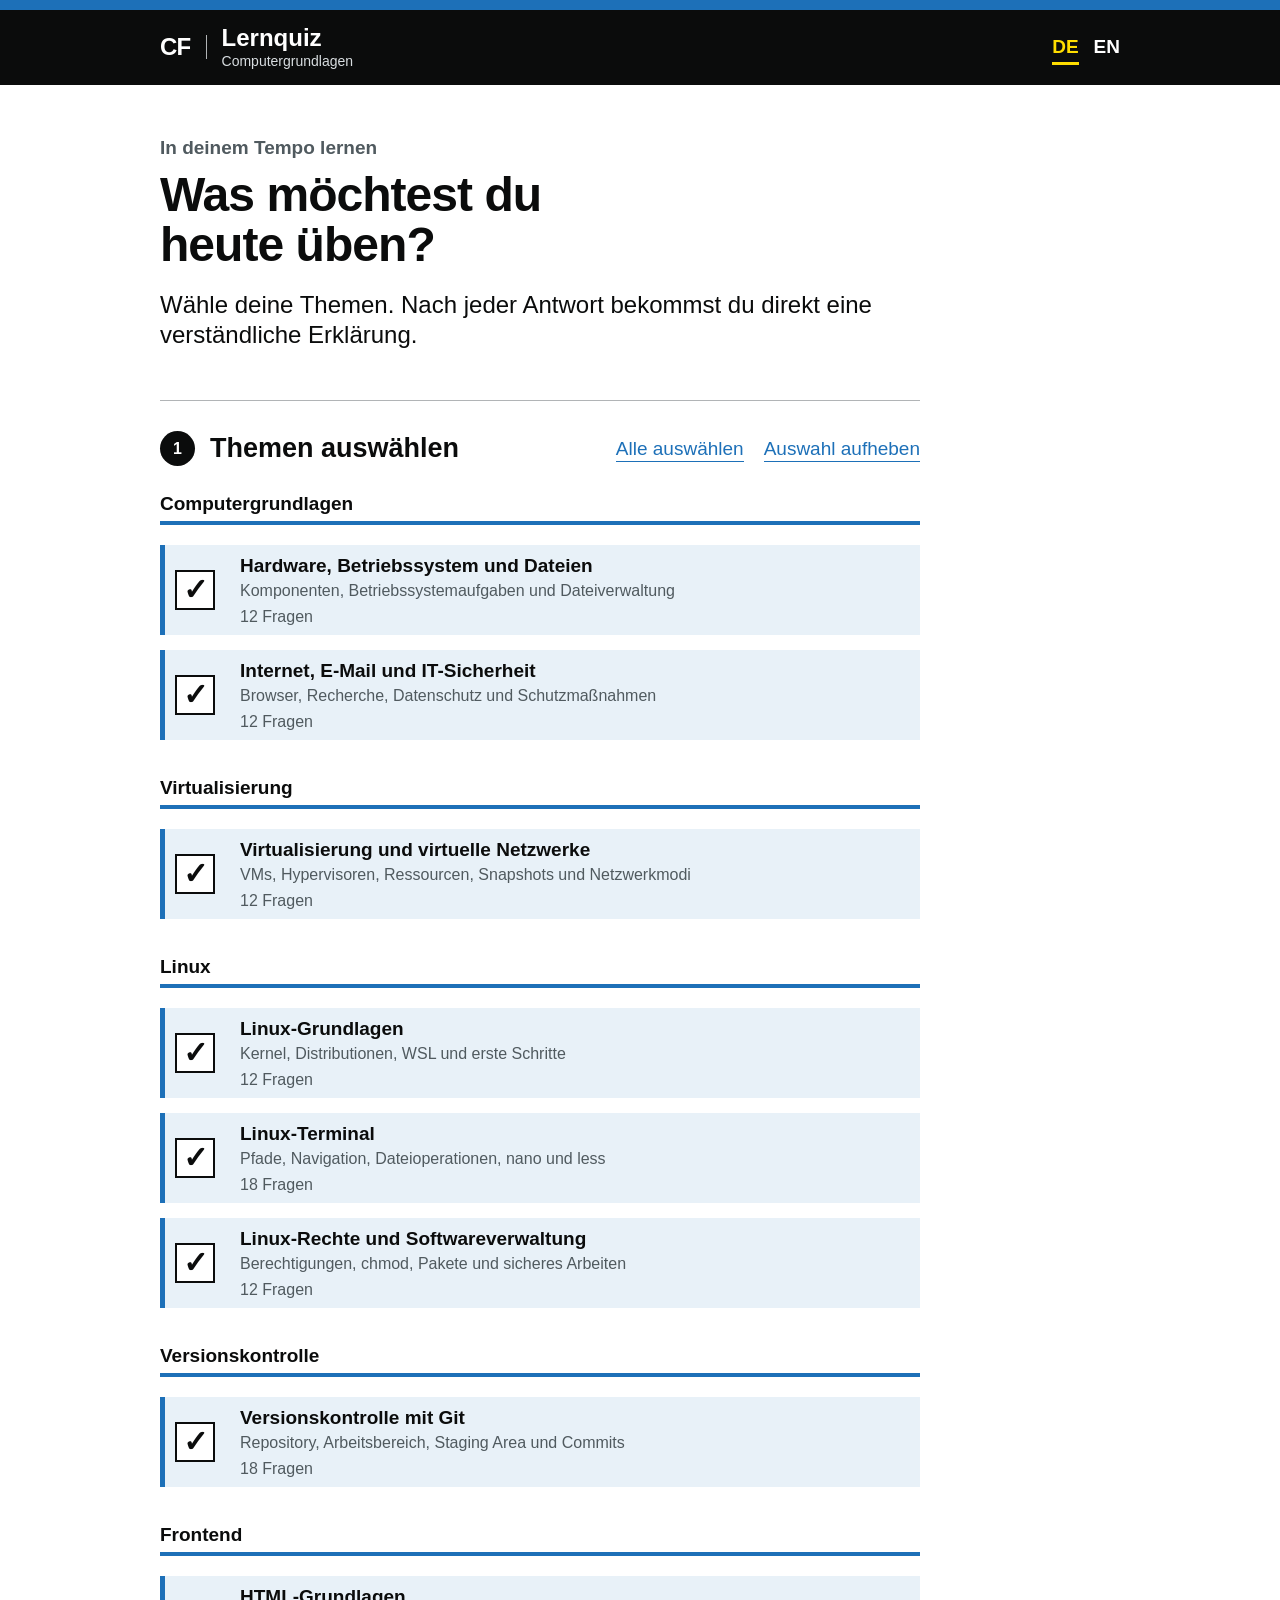
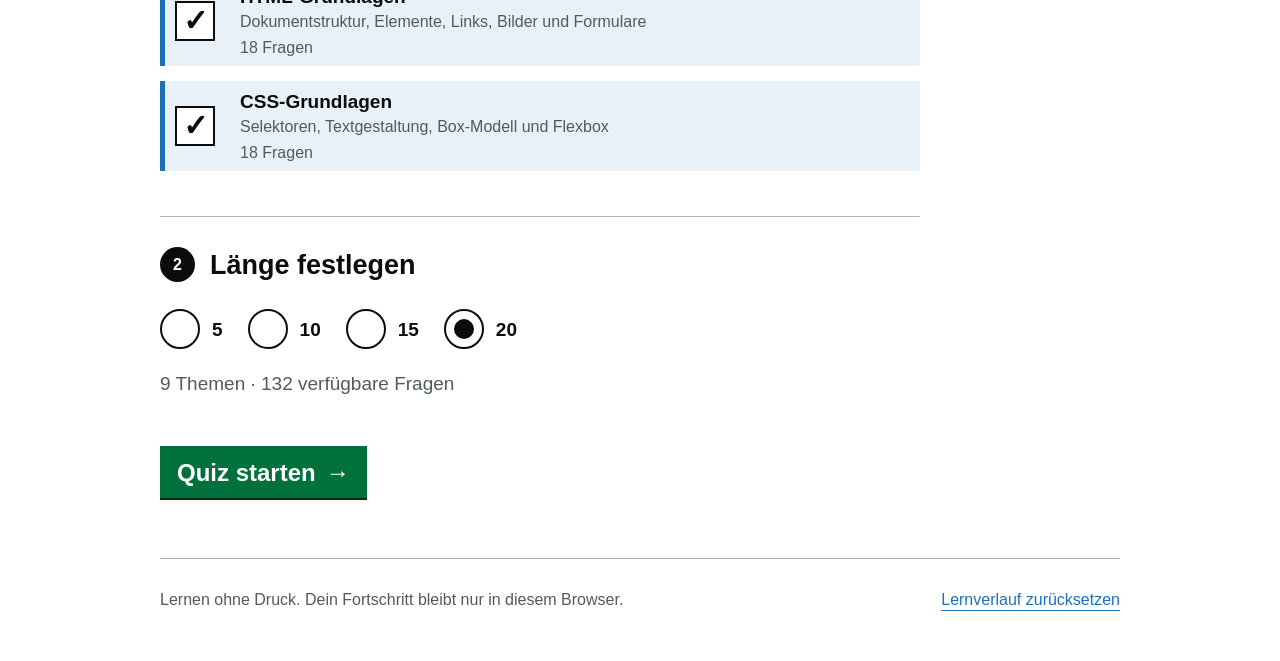
<file: index.html>
<!doctype html>
<html lang="de">
  <head>
    <meta charset="UTF-8" />
    <meta name="viewport" content="width=device-width, initial-scale=1.0" />
    <meta
      name="description"
      content="Ein zweisprachiges Lernquiz zu grundlegenden Computerthemen."
    />
    <title>Lernquiz – Computergrundlagen</title>
    <link rel="stylesheet" href="css/styles.css" />
    <script type="module" src="js/app.js"></script>
  </head>
  <body>
    <a class="skip-link" href="#main-content" data-i18n="skipLink">Zum Inhalt springen</a>

    <header class="site-header">
      <a class="brand" href="./" aria-label="Lernquiz Startseite">
        <span class="brand__mark" aria-hidden="true">CF</span>
        <span class="brand__copy">
          <strong data-i18n="brandTitle">Lernquiz</strong>
          <span data-i18n="brandSubtitle">Computergrundlagen</span>
        </span>
      </a>

      <div class="language-switch" role="group" aria-label="Language / Sprache">
        <button class="language-switch__button is-active" type="button" data-language="de" aria-pressed="true">DE</button>
        <button class="language-switch__button" type="button" data-language="en" aria-pressed="false">EN</button>
      </div>
    </header>

    <main id="main-content" tabindex="-1">
      <section id="setup-view" class="view setup-view" aria-labelledby="welcome-title">
        <div class="hero">
          <p class="eyebrow" data-i18n="eyebrow">In deinem Tempo lernen</p>
          <h1 id="welcome-title" data-i18n="welcomeTitle">Was möchtest du heute üben?</h1>
          <p class="hero__intro" data-i18n="welcomeText">
            Wähle deine Themen. Nach jeder Antwort bekommst du direkt eine verständliche Erklärung.
          </p>
        </div>

        <div id="load-error" class="notice notice--error" role="alert" hidden></div>

        <section class="setup-panel" aria-labelledby="topic-title">
          <div class="section-heading">
            <div>
              <span class="step-number" aria-hidden="true">1</span>
              <h2 id="topic-title" data-i18n="chooseTopics">Themen auswählen</h2>
            </div>
            <div class="selection-actions">
              <button class="text-button" id="select-all" type="button" data-i18n="selectAll">Alle auswählen</button>
              <button class="text-button" id="select-none" type="button" data-i18n="selectNone">Auswahl aufheben</button>
            </div>
          </div>

          <div id="topic-groups" class="topic-groups" aria-live="polite">
            <div class="loading-card" data-i18n="loadingTopics">Themen werden geladen …</div>
          </div>
        </section>

        <section class="setup-panel setup-panel--compact" aria-labelledby="amount-title">
          <div class="section-heading">
            <div>
              <span class="step-number" aria-hidden="true">2</span>
              <h2 id="amount-title" data-i18n="chooseAmount">Länge festlegen</h2>
            </div>
          </div>

          <fieldset class="amount-options" id="amount-options">
            <legend class="visually-hidden" data-i18n="questionCount">Anzahl der Fragen</legend>
            <label class="amount-option"><input type="radio" name="amount" value="5" /><span>5</span></label>
            <label class="amount-option"><input type="radio" name="amount" value="10" checked /><span>10</span></label>
            <label class="amount-option"><input type="radio" name="amount" value="15" /><span>15</span></label>
            <label class="amount-option"><input type="radio" name="amount" value="20" /><span>20</span></label>
          </fieldset>
          <p id="selection-summary" class="selection-summary" aria-live="polite"></p>
        </section>

        <button id="start-quiz" class="primary-button primary-button--large" type="button" disabled>
          <span data-i18n="startQuiz">Quiz starten</span>
          <span aria-hidden="true">→</span>
        </button>
      </section>

      <section id="quiz-view" class="view quiz-view" aria-labelledby="question-heading" hidden>
        <div class="quiz-toolbar">
          <button id="quit-quiz" class="icon-button" type="button">
            <span aria-hidden="true">←</span>
            <span data-i18n="backToTopics">Zur Themenauswahl</span>
          </button>
          <div class="progress-copy">
            <span id="progress-label"></span>
            <strong id="score-label"></strong>
          </div>
        </div>
        <div class="progress-track" aria-hidden="true"><span id="progress-bar"></span></div>

        <article class="question-card">
          <div class="question-meta">
            <span id="question-topic" class="topic-pill"></span>
            <span id="question-difficulty" class="difficulty-pill"></span>
          </div>
          <h1 id="question-heading"></h1>
          <div id="question-detail" class="question-detail" hidden>
            <p id="question-code-lead" class="question-code-lead" hidden></p>
            <div id="question-code-block" class="question-code-block" hidden>
              <div class="question-code-block__label" id="question-code-language"></div>
              <pre><code id="question-code-content"></code></pre>
            </div>
            <p id="question-prompt" class="question-prompt"></p>
          </div>
          <p id="question-instruction" class="question-instruction"></p>

          <section id="terminal-panel" class="terminal-panel" hidden>
            <div class="terminal-window">
              <div class="terminal-window__bar" aria-hidden="true">
                <span></span><span></span><span></span>
                <strong>learning-terminal</strong>
              </div>
              <div id="terminal-output" class="terminal-output" role="log" aria-live="polite"></div>
              <form id="terminal-form" class="terminal-command-form" autocomplete="off">
                <label class="visually-hidden" for="terminal-input" data-i18n="terminalInputLabel">Terminalbefehl</label>
                <span id="terminal-prompt" class="terminal-prompt" aria-hidden="true"></span>
                <input id="terminal-input" class="terminal-input" type="text" spellcheck="false" autocapitalize="none" maxlength="500" />
              </form>
            </div>
            <div class="terminal-actions">
              <button id="terminal-hint" class="secondary-button" type="button" data-i18n="showHint">Hinweis anzeigen</button>
              <button id="terminal-reset" class="text-button" type="button" data-i18n="resetTerminal">Terminal zurücksetzen</button>
              <button id="terminal-solution" class="text-button terminal-solution-button" type="button" data-i18n="showSolution">Lösung anzeigen</button>
            </div>
            <div id="terminal-hints" class="terminal-hints" aria-live="polite" hidden></div>
            <p class="terminal-solution-note" data-i18n="solutionNote">Wenn du die Lösung anzeigst, wird die Aufgabe als nicht gelöst gewertet.</p>
          </section>

          <section id="code-panel" class="code-panel" hidden>
            <div class="code-window">
              <div class="code-window__bar" aria-hidden="true">
                <span></span><span></span><span></span>
                <strong id="code-language"></strong>
              </div>
              <div class="code-editor">
                <pre id="code-prefix" class="code-context"></pre>
                <form id="code-form" autocomplete="off">
                  <label class="visually-hidden" for="code-input" data-i18n="codeInputLabel">Fehlenden Code eingeben</label>
                  <textarea id="code-input" class="code-input" rows="3" spellcheck="false" autocapitalize="none" maxlength="2000"></textarea>
                  <p id="code-error" class="code-error" role="alert" hidden></p>
                  <button id="code-submit" class="primary-button" type="submit" data-i18n="checkCode">Code prüfen</button>
                </form>
                <pre id="code-suffix" class="code-context"></pre>
              </div>
            </div>
            <div class="code-actions">
              <button id="code-hint" class="secondary-button" type="button" data-i18n="showHint">Hinweis anzeigen</button>
              <button id="code-reset" class="text-button" type="button" data-i18n="resetCode">Code zurücksetzen</button>
              <button id="code-solution" class="text-button code-solution-button" type="button" data-i18n="showSolution">Lösung anzeigen</button>
            </div>
            <div id="code-hints" class="terminal-hints" aria-live="polite" hidden></div>
            <p class="terminal-solution-note" data-i18n="solutionNote">Wenn du die Lösung anzeigst, wird die Aufgabe als nicht gelöst gewertet.</p>
          </section>

          <form id="answer-form">
            <fieldset id="answer-options" class="answer-options">
              <legend class="visually-hidden" data-i18n="answersLegend">Antwortmöglichkeiten</legend>
            </fieldset>
            <p id="answer-error" class="inline-error" role="alert" hidden></p>
            <button id="submit-answer" class="primary-button" type="submit" data-i18n="submitAnswer">Antwort abgeben</button>
          </form>

          <section id="feedback" class="feedback" tabindex="-1" aria-live="polite" hidden>
            <div class="feedback__heading">
              <span id="feedback-icon" class="feedback__icon" aria-hidden="true"></span>
              <h2 id="feedback-title"></h2>
            </div>
            <p id="feedback-explanation"></p>
            <pre id="feedback-solution" class="feedback-solution" hidden></pre>
            <button id="next-question" class="primary-button" type="button"></button>
          </section>
        </article>
      </section>

      <section id="results-view" class="view results-view" aria-labelledby="results-title" hidden>
        <div class="result-card">
          <div class="result-panel">
            <p class="eyebrow" data-i18n="finished">Durchgang beendet</p>
            <h1 id="results-title" data-i18n="resultsTitle">Gut geübt!</h1>
            <div class="result-score" aria-live="polite">
              <strong id="result-percentage"></strong>
              <span id="result-total"></span>
            </div>
          </div>
          <p id="result-message" class="result-message"></p>

          <section class="topic-results" aria-labelledby="topic-results-title">
            <h2 id="topic-results-title" data-i18n="topicResults">Ergebnis nach Thema</h2>
            <div id="topic-result-list"></div>
          </section>

          <div class="result-actions">
            <button id="retry-wrong" class="secondary-button" type="button" data-i18n="retryWrong">Fehler wiederholen</button>
            <button id="new-round" class="primary-button" type="button" data-i18n="newRound">Neuen Durchgang starten</button>
          </div>
        </div>
      </section>
    </main>

    <footer class="site-footer">
      <p data-i18n="footerText">Lernen ohne Druck. Dein Fortschritt bleibt nur in diesem Browser.</p>
      <button id="reset-history" class="text-button" type="button" data-i18n="resetHistory">Lernverlauf zurücksetzen</button>
    </footer>

    <template id="topic-template">
      <label class="topic-card">
        <input type="checkbox" class="topic-card__input" />
        <span class="topic-card__check" aria-hidden="true">✓</span>
        <span class="topic-card__body">
          <strong class="topic-card__title"></strong>
          <span class="topic-card__description"></span>
          <span class="topic-card__count"></span>
        </span>
      </label>
    </template>
  </body>
</html>
</file>
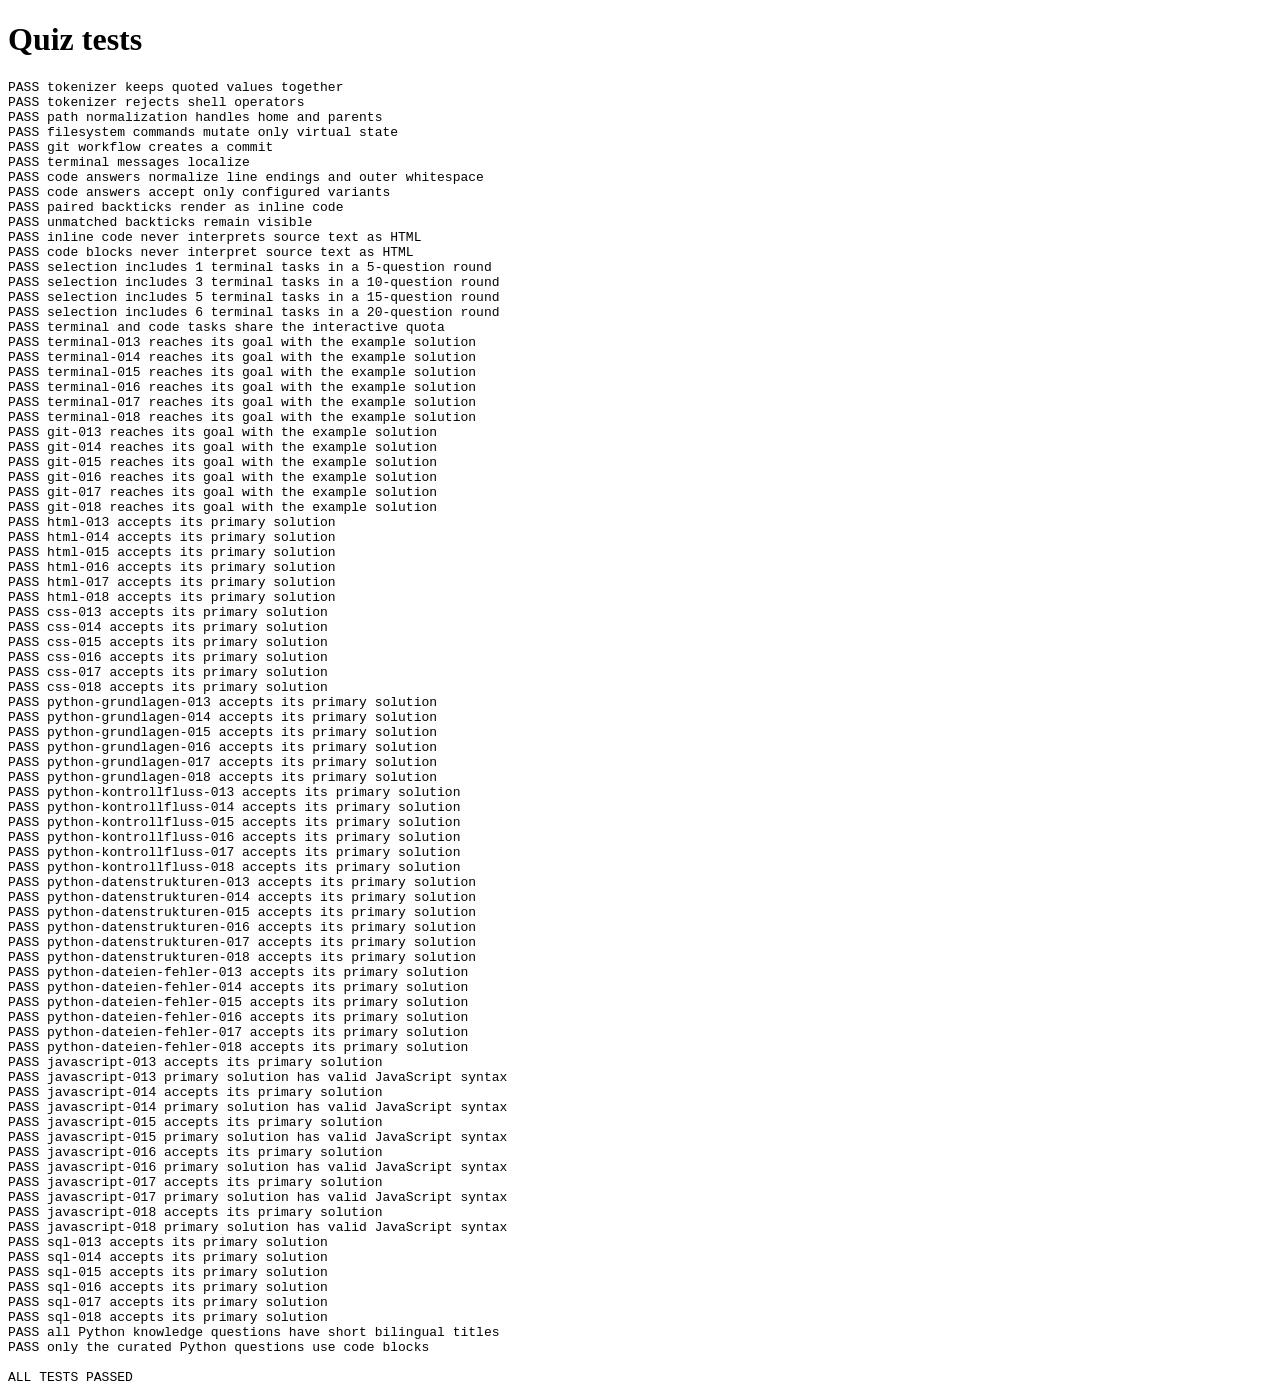
<file: tests/index.html>
<!doctype html>
<html lang="en">
  <head><meta charset="utf-8"><title>Quiz tests running</title></head>
  <body>
    <h1>Quiz tests</h1>
    <pre id="results">Running…</pre>
    <script type="module" src="tests.js"></script>
  </body>
</html>
</file>
<file: css/styles.css>
:root {
  --black: #0b0c0c;
  --white: #ffffff;
  --blue: #1d70b8;
  --blue-dark: #003078;
  --green: #00703c;
  --green-dark: #002d18;
  --red: #d4351c;
  --yellow: #ffdd00;
  --grey-1: #505a5f;
  --grey-2: #b1b4b6;
  --grey-3: #d8dde0;
  --grey-4: #f3f2f1;
  --pale-blue: #e8f1f8;
  --pale-green: #e7f2ed;
  --pale-red: #f8e9e6;
  --content-width: 960px;
  font-family: Arial, Helvetica, sans-serif;
  color: var(--black);
  background: var(--white);
}

* { box-sizing: border-box; }
html { min-width: 320px; background: var(--white); }
body { min-height: 100vh; margin: 0; color: var(--black); background: var(--white); font-size: 19px; line-height: 1.3158; }
button, input, textarea { font: inherit; }
button { color: inherit; }
button:not(:disabled), label { cursor: pointer; }
button:disabled { cursor: not-allowed; opacity: 0.5; }

:focus { outline: 3px solid transparent; }
:focus-visible { outline: 3px solid var(--yellow); outline-offset: 0; box-shadow: 0 0 0 4px var(--black); }

.skip-link {
  position: absolute; z-index: 20; top: 0; left: max(15px, calc((100% - var(--content-width)) / 2));
  padding: 10px 15px; color: var(--black); background: var(--yellow); font-weight: 700;
  transform: translateY(-110%);
}
.skip-link:focus { transform: translateY(0); }

.site-header {
  display: flex; align-items: center; justify-content: space-between; width: 100%; min-height: 80px;
  padding: 15px max(15px, calc((100% - var(--content-width)) / 2)); color: var(--white); background: var(--black);
  border-top: 10px solid var(--blue);
}
.brand { display: inline-flex; gap: 15px; align-items: center; color: var(--white); text-decoration: none; }
.brand:focus-visible { color: var(--black); background: var(--yellow); box-shadow: 0 -2px var(--yellow), 0 4px var(--black); }
.brand__mark { padding-right: 15px; border-right: 1px solid var(--grey-2); font-size: 24px; line-height: 1; font-weight: 700; letter-spacing: -0.03em; }
.brand__copy { display: grid; line-height: 1.1; }
.brand__copy strong { font-size: 24px; }
.brand__copy span { margin-top: 3px; color: var(--grey-3); font-size: 14px; }

.language-switch { display: flex; gap: 15px; align-items: center; }
.language-switch__button { padding: 5px 0 3px; color: var(--white); background: transparent; border: 0; border-bottom: 3px solid transparent; font-weight: 700; }
.language-switch__button:hover { border-color: var(--grey-2); }
.language-switch__button.is-active { color: var(--yellow); border-color: var(--yellow); }
.language-switch__button:focus-visible { color: var(--black); background: var(--yellow); border-bottom-color: var(--black); box-shadow: none; }

.view, .site-footer { width: min(var(--content-width), calc(100% - 30px)); margin-inline: auto; }
.view { padding: 50px 0 60px; }
.setup-view { max-width: var(--content-width); }
.hero { max-width: 720px; margin-bottom: 50px; }
.eyebrow { margin: 0 0 10px; color: var(--grey-1); font-size: 19px; line-height: 1.3158; font-weight: 700; }
h1, h2, h3, p { overflow-wrap: break-word; }
h1 { max-width: 18ch; margin: 0; font-size: 48px; line-height: 1.0417; letter-spacing: -0.02em; }
.hero__intro { max-width: 38em; margin: 20px 0 0; color: var(--black); font-size: 24px; line-height: 1.25; }

.setup-panel { max-width: 760px; padding: 30px 0 40px; border-top: 1px solid var(--grey-2); }
.setup-panel + .setup-panel { margin-top: 0; }
.setup-panel--compact { max-width: 760px; }
.section-heading { display: flex; gap: 20px; align-items: flex-start; justify-content: space-between; margin-bottom: 25px; }
.section-heading > div:first-child { display: flex; gap: 15px; align-items: center; }
.section-heading h2 { margin: 0; font-size: 27px; line-height: 1.111; }
.step-number { display: grid; width: 35px; height: 35px; flex: 0 0 auto; place-items: center; color: var(--white); background: var(--black); border-radius: 50%; font-size: 16px; font-weight: 700; }
.selection-actions { display: flex; gap: 20px; flex-wrap: wrap; padding-top: 5px; }
.text-button { padding: 0; color: var(--blue); background: none; border: 0; border-bottom: 1px solid currentColor; font-weight: 400; }
.text-button:hover { color: var(--blue-dark); border-bottom-width: 2px; }
.text-button:focus-visible { color: var(--black); background: var(--yellow); border-bottom: 3px solid var(--black); box-shadow: none; }

.topic-groups { display: grid; gap: 30px; }
.topic-group__heading { margin: 0 0 15px; padding-bottom: 5px; border-bottom: 4px solid var(--blue); font-size: 19px; line-height: 1.3158; text-transform: none; }
.topic-grid { display: grid; gap: 5px; }
.topic-card { position: relative; display: block; min-height: 65px; padding: 5px 0; }
.topic-card__input { position: absolute; top: 50%; left: 15px; width: 44px; height: 44px; margin: 0; opacity: 0; transform: translateY(-50%); }
.topic-card__check { position: absolute; z-index: 1; top: 50%; left: 15px; display: grid; width: 40px; height: 40px; place-items: center; color: transparent; background: var(--white); border: 2px solid var(--black); font-size: 30px; line-height: 1; font-weight: 700; transform: translateY(-50%); }
.topic-card__input:checked + .topic-card__check { color: var(--black); }
.topic-card__input:focus-visible + .topic-card__check { outline: 3px solid var(--yellow); outline-offset: 0; box-shadow: 0 0 0 4px var(--black); }
.topic-card__body { display: grid; min-height: 65px; align-content: center; padding: 8px 15px 8px 75px; border-left: 5px solid transparent; }
.topic-card:hover .topic-card__body { background: var(--grey-4); }
.topic-card__input:checked ~ .topic-card__body { background: var(--pale-blue); border-left-color: var(--blue); }
.topic-card__title { font-size: 19px; line-height: 1.3158; }
.topic-card__description { margin-top: 3px; color: var(--grey-1); font-size: 16px; line-height: 1.25; }
.topic-card__count { margin-top: 5px; color: var(--grey-1); font-size: 16px; font-weight: 400; }
.loading-card { padding: 20px; background: var(--grey-4); border-left: 5px solid var(--blue); }

.amount-options { display: flex; gap: 25px; margin: 0; padding: 0; border: 0; flex-wrap: wrap; }
.amount-option { position: relative; min-height: 44px; }
.amount-option input { position: absolute; width: 44px; height: 44px; margin: 0; opacity: 0; }
.amount-option span { position: relative; display: flex; min-height: 44px; align-items: center; padding-left: 52px; font-weight: 700; }
.amount-option span::before { content: ""; position: absolute; left: 0; width: 36px; height: 36px; background: var(--white); border: 2px solid var(--black); border-radius: 50%; }
.amount-option input:checked + span::after { content: ""; position: absolute; left: 10px; width: 20px; height: 20px; background: var(--black); border-radius: 50%; }
.amount-option input:focus-visible + span::before { outline: 3px solid var(--yellow); box-shadow: 0 0 0 4px var(--black); }
.selection-summary { min-height: 25px; margin: 20px 0 0; color: var(--grey-1); }

.primary-button, .secondary-button, .icon-button { display: inline-flex; gap: 10px; align-items: center; justify-content: center; min-height: 44px; padding: 9px 15px 7px; border-radius: 0; font-weight: 700; }
.primary-button { color: var(--white); background: var(--green); border: 2px solid transparent; box-shadow: 0 2px 0 var(--green-dark); }
.primary-button:hover:not(:disabled) { background: #005a30; }
.primary-button:active:not(:disabled) { transform: translateY(2px); box-shadow: none; }
.primary-button:focus-visible { color: var(--black); background: var(--yellow); border-color: var(--black); box-shadow: 0 2px 0 var(--black); }
.primary-button--large { margin-top: 10px; font-size: 24px; }
.secondary-button { color: var(--black); background: var(--grey-4); border: 2px solid transparent; box-shadow: 0 2px 0 var(--grey-1); }
.secondary-button:hover:not(:disabled) { background: var(--grey-3); }
.icon-button { padding-inline: 0; color: var(--blue); background: none; border: 0; border-bottom: 1px solid var(--blue); font-weight: 400; }
.icon-button:hover { color: var(--blue-dark); }

.notice { max-width: 760px; margin-bottom: 30px; padding: 15px 20px; border-left: 5px solid; }
.notice--error, .inline-error { color: var(--black); background: var(--pale-red); border-color: var(--red); }
.inline-error { padding: 10px 15px; border-left: 5px solid var(--red); font-weight: 700; }

.quiz-view { max-width: 760px; margin-left: max(15px, calc((100% - var(--content-width)) / 2)); }
.quiz-toolbar, .progress-copy { display: flex; align-items: center; justify-content: space-between; gap: 20px; }
.progress-copy { color: var(--grey-1); font-size: 16px; }
.progress-copy strong { color: var(--black); }
.progress-track { height: 5px; margin: 15px 0 40px; overflow: hidden; background: var(--grey-3); }
.progress-track span { display: block; width: 0; height: 100%; background: var(--blue); transition: width 200ms ease; }
.question-card { padding: 0; background: transparent; border: 0; box-shadow: none; }
.question-meta { display: flex; gap: 10px; margin-bottom: 10px; flex-wrap: wrap; }
.topic-pill, .difficulty-pill { padding: 0; color: var(--grey-1); background: transparent; font-size: 19px; font-weight: 700; }
.difficulty-pill::before { content: "— "; }
.question-card h1 { max-width: 32ch; font-size: 30px; line-height: 1.2; }
.question-detail { max-width: 42em; margin-top: 15px; }
.question-prompt { margin: 15px 0 0; line-height: 1.5; }
.question-code-lead { margin: 0 0 10px; line-height: 1.5; }
.question-code-block { max-width: 100%; margin: 0 0 15px; overflow: hidden; background: var(--grey-4); border: 1px solid var(--grey-2); }
.question-code-block__label { padding: 7px 12px; color: var(--grey-1); border-bottom: 1px solid var(--grey-2); font-size: 14px; font-weight: 700; text-transform: uppercase; }
.question-code-block pre { max-width: 100%; margin: 0; overflow-x: auto; padding: 14px 16px; }
.question-code-block code { color: var(--black); font: 16px/1.5 "Courier New", Courier, monospace; white-space: pre; }
.question-instruction { margin: 15px 0 25px; color: var(--grey-1); }
.inline-code {
  padding: 0.08em 0.28em;
  color: var(--black);
  background: var(--grey-4);
  border: 1px solid var(--grey-2);
  font: 0.9em/1.35 "Courier New", Courier, monospace;
  letter-spacing: 0;
  overflow-wrap: anywhere;
  -webkit-box-decoration-break: clone;
  box-decoration-break: clone;
}
.answer-options { display: grid; gap: 5px; margin: 0 0 30px; padding: 0; border: 0; }
.answer-option { position: relative; display: block; min-height: 54px; padding: 5px 0; }
.answer-option input { position: absolute; width: 44px; height: 44px; margin: 0; opacity: 0; }
.answer-option__body { display: flex; min-height: 54px; gap: 15px; align-items: center; padding: 2px 15px 2px 10px; border: 0; border-left: 5px solid transparent; }
.answer-option:hover .answer-option__body { background: var(--grey-4); }
.answer-option__letter { position: relative; display: grid; width: 40px; height: 40px; flex: 0 0 auto; place-items: center; color: transparent; background: var(--white); border: 2px solid var(--black); border-radius: 50%; font-size: 0; }
.answer-option input[type="checkbox"] + .answer-option__body .answer-option__letter { border-radius: 0; }
.answer-option input[type="radio"]:checked + .answer-option__body .answer-option__letter::after {
  content: "";
  position: absolute;
  top: 50%;
  left: 50%;
  width: 20px;
  height: 20px;
  background: var(--black);
  border-radius: 50%;
  transform: translate(-50%, -50%);
}
.answer-option input[type="checkbox"]:checked + .answer-option__body .answer-option__letter::after { content: "✓"; color: var(--black); font-size: 30px; line-height: 1; font-weight: 700; }
.answer-option input:focus-visible + .answer-option__body .answer-option__letter { outline: 3px solid var(--yellow); box-shadow: 0 0 0 4px var(--black); }
.answer-option.is-correct .answer-option__body { background: var(--pale-green); border-left-color: var(--green); }
.answer-option.is-incorrect .answer-option__body { background: var(--pale-red); border-left-color: var(--red); }

.terminal-panel { margin-top: 30px; }
.terminal-window { overflow: hidden; color: #f5f5f5; background: #111817; border: 3px solid var(--black); }
.terminal-window__bar { position: relative; display: flex; gap: 7px; align-items: center; min-height: 36px; padding: 8px 12px; color: var(--black); background: var(--grey-3); border-bottom: 2px solid var(--black); }
.terminal-window__bar span { width: 11px; height: 11px; background: var(--grey-1); border: 1px solid var(--black); border-radius: 50%; }
.terminal-window__bar strong { position: absolute; left: 50%; font: 700 14px/1 Arial, Helvetica, sans-serif; transform: translateX(-50%); }
.terminal-output { min-height: 260px; max-height: 420px; overflow: auto; padding: 18px 18px 8px; font: 16px/1.5 "Courier New", Courier, monospace; scrollbar-color: #76807e #111817; }
.terminal-transcript-command { margin: 10px 0 2px; white-space: pre-wrap; overflow-wrap: anywhere; }
.terminal-transcript-prompt, .terminal-prompt { color: #7ee2b8; font-weight: 700; }
.terminal-message { margin: 0 0 5px; color: #f5f5f5; font: inherit; white-space: pre-wrap; overflow-wrap: anywhere; }
.terminal-message--muted { color: #c7cfcd; }
.terminal-message--error { color: #ffb4a8; }
.terminal-command-form { display: flex; gap: 10px; align-items: flex-start; min-height: 55px; padding: 8px 18px 15px; font: 16px/1.5 "Courier New", Courier, monospace; }
.terminal-prompt { flex: 0 0 auto; padding-top: 6px; white-space: nowrap; }
.terminal-input { width: 100%; min-width: 0; padding: 5px 3px; color: #fff; background: transparent; border: 0; border-bottom: 2px solid #87918f; border-radius: 0; caret-color: var(--yellow); font: inherit; }
.terminal-input:focus { outline: 3px solid var(--yellow); outline-offset: 2px; box-shadow: none; }
.terminal-input:disabled { border-color: transparent; opacity: 0.65; }
.terminal-actions { display: flex; gap: 20px; align-items: center; margin-top: 20px; flex-wrap: wrap; }
.terminal-actions .text-button:disabled { border-color: transparent; text-decoration: none; }
.terminal-solution-button { color: var(--red); }
.terminal-hints { margin-top: 20px; padding: 15px 20px; background: #fff7bf; border-left: 5px solid var(--yellow); }
.terminal-hints p { margin: 0 0 10px; }
.terminal-hints p:last-child { margin-bottom: 0; }
.terminal-solution-note { max-width: 42em; margin: 15px 0 0; color: var(--grey-1); font-size: 16px; }

.code-panel { margin-top: 30px; }
.code-window { overflow: hidden; color: #f5f5f5; background: #111817; border: 3px solid var(--black); }
.code-window__bar { position: relative; display: flex; gap: 7px; align-items: center; min-height: 36px; padding: 8px 12px; color: var(--black); background: var(--grey-3); border-bottom: 2px solid var(--black); }
.code-window__bar span { width: 11px; height: 11px; background: var(--grey-1); border: 1px solid var(--black); border-radius: 50%; }
.code-window__bar strong { position: absolute; left: 50%; font: 700 14px/1 Arial, Helvetica, sans-serif; text-transform: uppercase; transform: translateX(-50%); }
.code-editor { padding: 18px; font: 16px/1.5 "Courier New", Courier, monospace; }
.code-context { margin: 0; color: #f5f5f5; font: inherit; white-space: pre-wrap; overflow-wrap: anywhere; }
#code-form { margin: 8px 0; }
.code-input { display: block; width: 100%; min-height: 82px; resize: vertical; padding: 10px; color: #fff; background: #263130; border: 2px solid #87918f; border-radius: 0; caret-color: var(--yellow); font: inherit; tab-size: 2; }
.code-input:focus { outline: 3px solid var(--yellow); outline-offset: 0; box-shadow: none; }
.code-input:disabled { opacity: 0.7; }
.code-error { margin: 10px 0; padding: 8px 10px; color: #111817; background: #ffb4a8; border-left: 5px solid var(--red); font: 700 16px/1.35 Arial, Helvetica, sans-serif; }
#code-submit { margin-top: 15px; }
.code-actions { display: flex; gap: 20px; align-items: center; margin-top: 20px; flex-wrap: wrap; }
.code-actions .text-button:disabled { border-color: transparent; text-decoration: none; }
.code-solution-button { color: var(--red); }

.feedback { margin-top: 30px; padding: 20px; border-left: 5px solid; }
.feedback.is-correct { background: var(--pale-green); border-color: var(--green); }
.feedback.is-incorrect { background: var(--pale-red); border-color: var(--red); }
.feedback__heading { display: flex; gap: 10px; align-items: center; }
.feedback__heading h2 { margin: 0; font-size: 27px; }
.feedback__icon { display: grid; width: 30px; height: 30px; place-items: center; color: var(--white); background: var(--black); border-radius: 50%; font-weight: 700; }
.feedback p { max-width: 38em; line-height: 1.5; }
.feedback-solution { max-width: 100%; overflow-x: auto; padding: 15px; color: #f5f5f5; background: #111817; border: 2px solid var(--black); font: 16px/1.5 "Courier New", Courier, monospace; white-space: pre-wrap; }

.results-view { max-width: 760px; margin-left: max(15px, calc((100% - var(--content-width)) / 2)); }
.result-card { text-align: left; }
.result-panel { padding: 35px 30px; color: var(--white); background: var(--green); text-align: center; }
.result-panel .eyebrow { color: var(--white); }
.result-panel h1 { max-width: none; font-size: 48px; }
.result-score { display: grid; margin: 20px auto 0; }
.result-score strong { font-size: 64px; line-height: 1; }
.result-score span { margin-top: 10px; font-size: 24px; font-weight: 700; }
.result-message { max-width: 38em; margin: 30px 0; font-size: 24px; line-height: 1.25; }
.topic-results { max-width: none; margin: 40px 0; text-align: left; }
.topic-results h2 { padding-bottom: 10px; border-bottom: 4px solid var(--blue); font-size: 27px; }
.topic-result { display: grid; grid-template-columns: 1fr auto; gap: 10px 20px; padding: 15px 0; border-bottom: 1px solid var(--grey-2); }
.topic-result__bar { grid-column: 1 / -1; height: 10px; overflow: hidden; background: var(--grey-3); }
.topic-result__bar span { display: block; height: 100%; background: var(--blue); }
.result-actions { display: flex; gap: 20px; justify-content: flex-start; flex-wrap: wrap; }

.site-footer { display: flex; gap: 20px; align-items: center; justify-content: space-between; padding: 30px 0 50px; color: var(--grey-1); border-top: 1px solid var(--grey-2); font-size: 16px; }
.site-footer p { margin: 0; }
.visually-hidden { position: absolute; width: 1px; height: 1px; padding: 0; margin: -1px; overflow: hidden; clip: rect(0,0,0,0); white-space: nowrap; border: 0; }
[hidden] { display: none !important; }

@media (max-width: 640px) {
  body { font-size: 16px; line-height: 1.25; }
  .site-header { min-height: 70px; }
  .brand__mark, .brand__copy strong { font-size: 19px; }
  .brand__copy span { display: none; }
  .view { padding: 30px 0 40px; }
  .hero { margin-bottom: 35px; }
  h1 { font-size: 36px; line-height: 1.111; }
  .hero__intro, .result-message { font-size: 19px; line-height: 1.3158; }
  .section-heading, .site-footer, .quiz-toolbar { align-items: flex-start; flex-direction: column; }
  .selection-actions { margin-left: 50px; }
  .section-heading h2, .feedback__heading h2, .topic-results h2 { font-size: 24px; }
  .question-card h1 { font-size: 26px; line-height: 1.1538; }
  .question-code-block pre { padding: 12px; }
  .question-code-block code { font-size: 14px; }
  .terminal-output { min-height: 230px; padding-inline: 12px; font-size: 14px; }
  .terminal-command-form { display: grid; grid-template-columns: 1fr; gap: 2px; padding-inline: 12px; font-size: 14px; }
  .terminal-prompt { overflow: hidden; text-overflow: ellipsis; }
  .terminal-actions { align-items: flex-start; flex-direction: column; gap: 15px; }
  .code-editor { padding: 12px; font-size: 14px; }
  .code-actions { align-items: flex-start; flex-direction: column; gap: 15px; }
  .progress-copy { width: 100%; }
  .result-panel { padding: 25px 15px; }
  .result-panel h1 { font-size: 36px; }
  .result-score strong { font-size: 48px; }
  .result-score span { font-size: 19px; }
  .primary-button--large { width: 100%; font-size: 19px; }
}

@media (prefers-reduced-motion: reduce) {
  *, *::before, *::after { scroll-behavior: auto !important; transition-duration: 0.01ms !important; }
}
</file>
